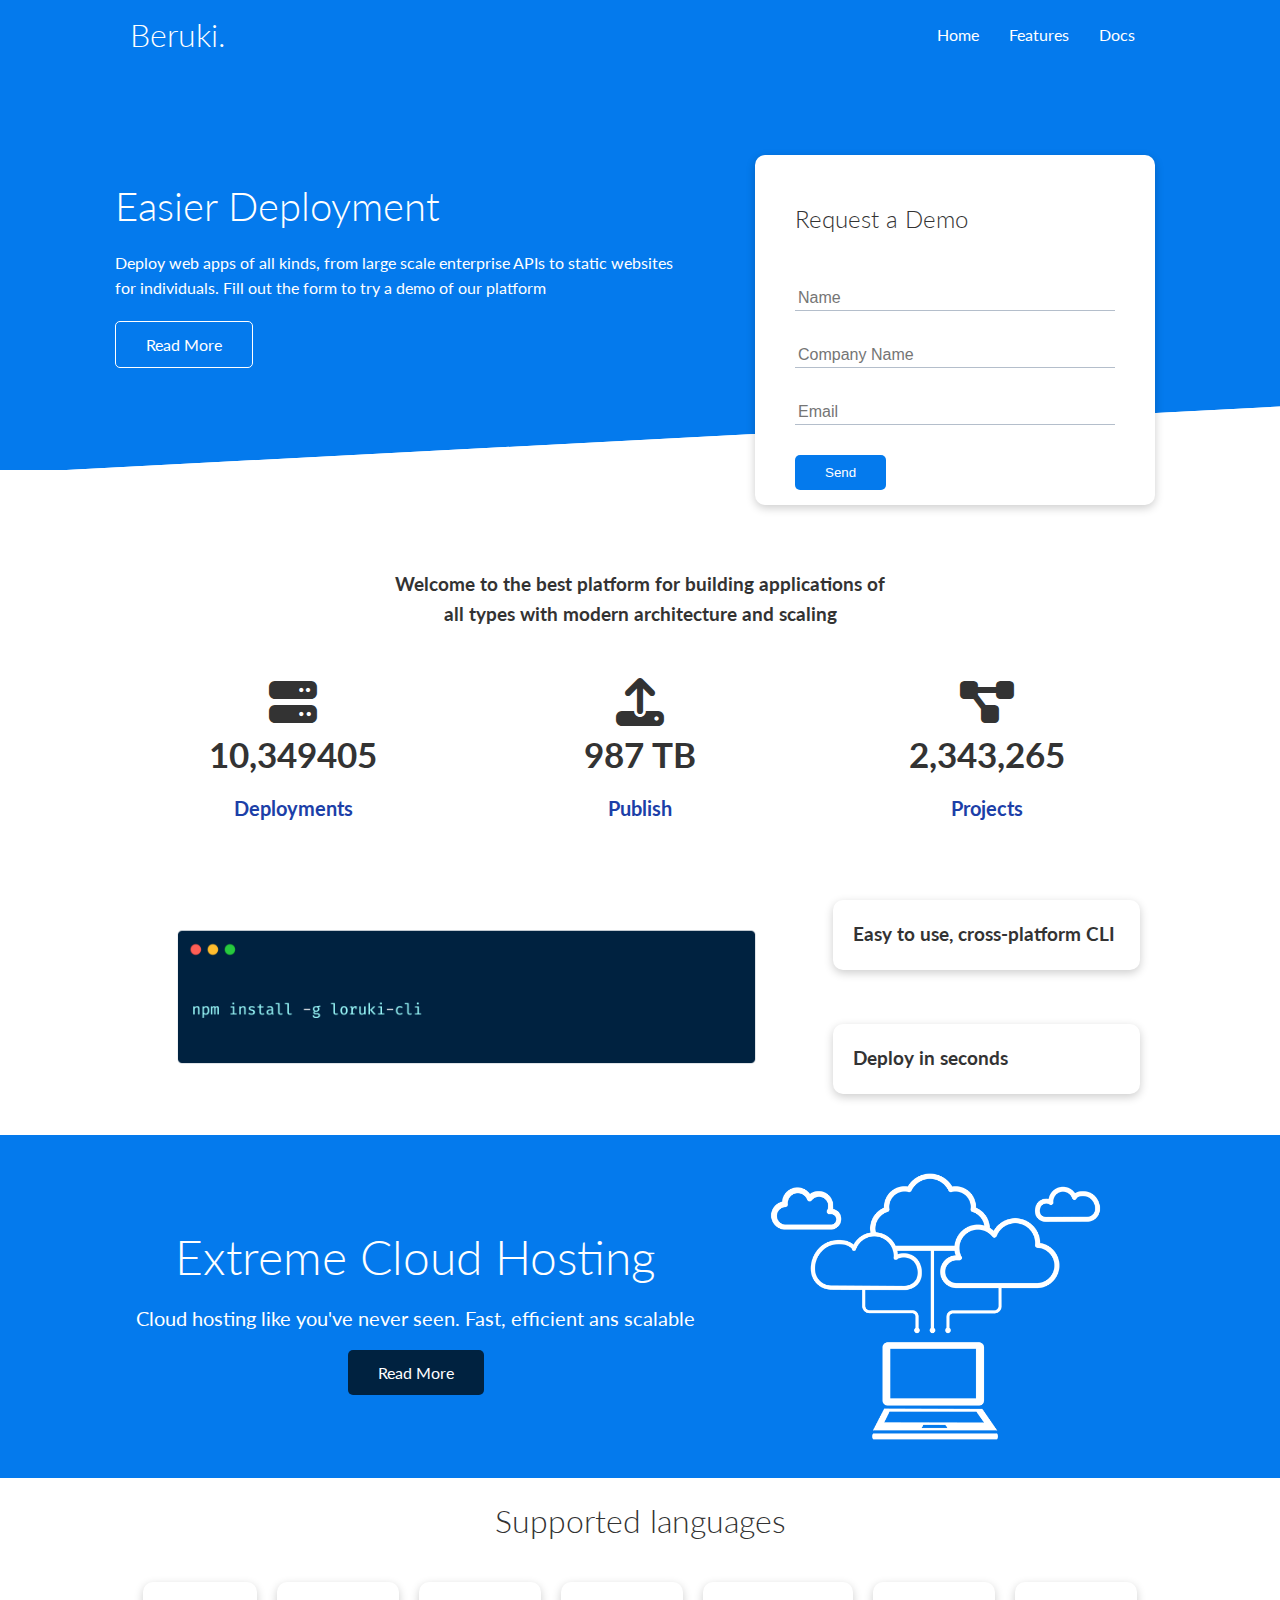
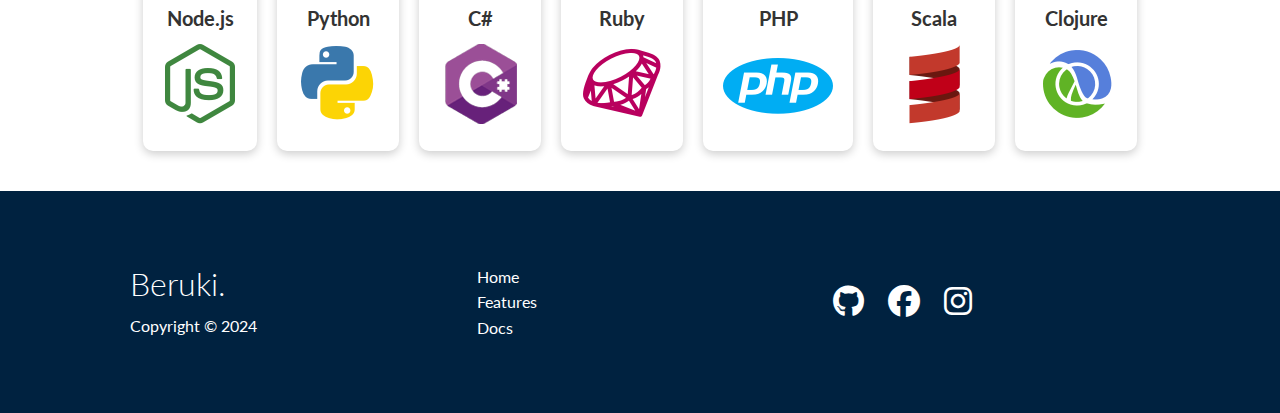
<file: index.html>
<!DOCTYPE html>
<html lang="en">
<head>
    <meta charset="UTF-8">
    <meta name="viewport" content="width=device-width, initial-scale=1.0">
    <link rel="stylesheet" href="https://cdnjs.cloudflare.com/ajax/libs/font-awesome/6.5.2/css/all.min.css">
    <link rel="stylesheet" href="css/utilities.css">
    <link rel="stylesheet" href="css/styles.css">
    <title>Beruki | Cloud Hosting Foe Everyone</title>
</head>
<body>
    <!-- Navbar-->
    <div class="navbar">
        <div class="container flex">
            <h1 class="logo">Beruki.</h1>
            <nav>
                <ul>
                    <li><a href="index.html">Home</a></li>
                    <li><a href="features.html">Features</a></li>
                    <li><a href="docs.html">Docs</a></li>
                </ul>
            </nav>
        </div>
    </div>

    <!-- Showcase-->
     <section class="showcase">
        <div class="container grid">
            <div class="showcase-text">
                <h1>Easier Deployment</h1>
                <p>Deploy web apps of all kinds, from large scale enterprise 
                    APIs to static websites for individuals. Fill out the form 
                    to try a demo of our platform</p>
                <a href="features.html" class="btn btn-outline">Read More</a>
            </div>

            <div class="showcase-form card">
                <h2>Request a Demo</h2>
                <form name="contact" method="POST" netlify-honeypot="bot-field" data-netlify="true">
                    <input type="hidden" name="form-name" value="contact">
                    <p class="hidden">
                        <label>Don't fill this if you are human: <input name="bot-field"></label>
                    </p>
                    <div class="form-control">
                        <input type="text" name="name" placeholder="Name" required>
                    </div>
                    <div class="form-control">
                        <input type="text" name="company" placeholder="Company Name" required>
                    </div>
                    <div class="form-control">
                        <input type="email" name="name" placeholder="Email" required>
                    </div>
                    <input type="submit" name="" id="" value="Send" class="btn btn-primary">
                </form>
            </div>
        </div>
     </section>

     <!-- Stats -->

     <section class="stats">
        <div class="container">
            <h3 class="stats-heading text-center my-1">
                Welcome to the best platform for building 
                applications of all types with modern architecture and scaling
            </h3>

            <div class="grid grid-3 text-center my-4">
                <div>
                    <i class="fas fa-server fa-3x">
                    </i>
                    <h3>10,349405</h3>
                    <p class="text-secondary">Deployments</p>
                </div>
                <div>
                    <i class="fas fa-upload fa-3x">
                    </i>
                    <h3>987 TB</h3>
                    <p class="text-secondary">Publish</p>
                </div>
                <div>
                    <i class="fas fa-project-diagram fa-3x">
                    </i>
                    <h3>2,343,265</h3>
                    <p class="text-secondary">Projects</p>
                </div>
            </div>
        </div>
     </section>

     <!-- Cli -->
      <section class="cli">
        <div class="container grid">
            <img src="images/cli.png" alt="">
            <div class="card">
                <h3>Easy to use, cross-platform CLI</h3>
            </div>
            <div class="card">
                <h3>Deploy in seconds</h3>
            </div>
        </div>
      </section>

      <!-- Cloud -->

      <section class="cloud bg-primary my-2 py-2">
            <div class="container grid">
                <div class="text-center">
                    <h2 class="lg">Extreme Cloud Hosting</h2>
                    <p class="lead my-1">Cloud hosting like you've never seen.
                         Fast, efficient ans scalable</p>
                         <a href="features.html" class="btn btn-dark">Read More</a>
                </div>
                <img src="images/cloud.png" alt="">
            </div>
      </section>

      <!-- Languages -->
       
      <section class="languages">
        <h2 class="md text-center my-2">
            Supported languages
        </h2>
        <div class="container flex">
            <div class="card">
                <h4>Node.js</h4>
                <img src="images/logos/node.png" alt="">
            </div>
            <div class="card">
                <h4>Python</h4>
                <img src="images/logos/python.png" alt="">
            </div>
            <div class="card">
                <h4>C#</h4>
                <img src="images/logos/csharp.png" alt="">
            </div>
            <div class="card">
                <h4>Ruby</h4>
                <img src="images/logos/ruby.png" alt="">
            </div>
            <div class="card">
                <h4>PHP</h4>
                <img src="images/logos/php.png" alt="">
            </div>
            <div class="card">
                <h4>Scala</h4>
                <img src="images/logos/scala.png" alt="">
            </div>
            <div class="card">
                <h4>Clojure</h4>
                <img src="images/logos/clojure.png" alt="">
            </div>
        </div>
      </section>

      <!-- Footer -->

      <footer class="footer bg-dark py-5">
        <div class="container grid grid-3">
            <div>
                <h1>Beruki.</h1>
                <p>Copyright &copy 2024</p>
            </div>
            <nav>
                <ul>
                    <li><a href="index.html">Home</a></li>
                    <li><a href="features.html">Features</a></li>
                    <li><a href="docs.html">Docs</a></li>
                </ul>
            </nav>
            <div class="social">
                <a href="#"><i class="fab fa-github fa-2x"></i></a>
                <a href="#"><i class="fab fa-facebook fa-2x"></i></a>
                <a href="#"><i class="fab fa-instagram fa-2x"></i></a>
                <a href="#"><i class="fab fa-twitterku fa-2x"></i></a>
            </div>
        </div>
      </footer>
</body>
</html>
</file>
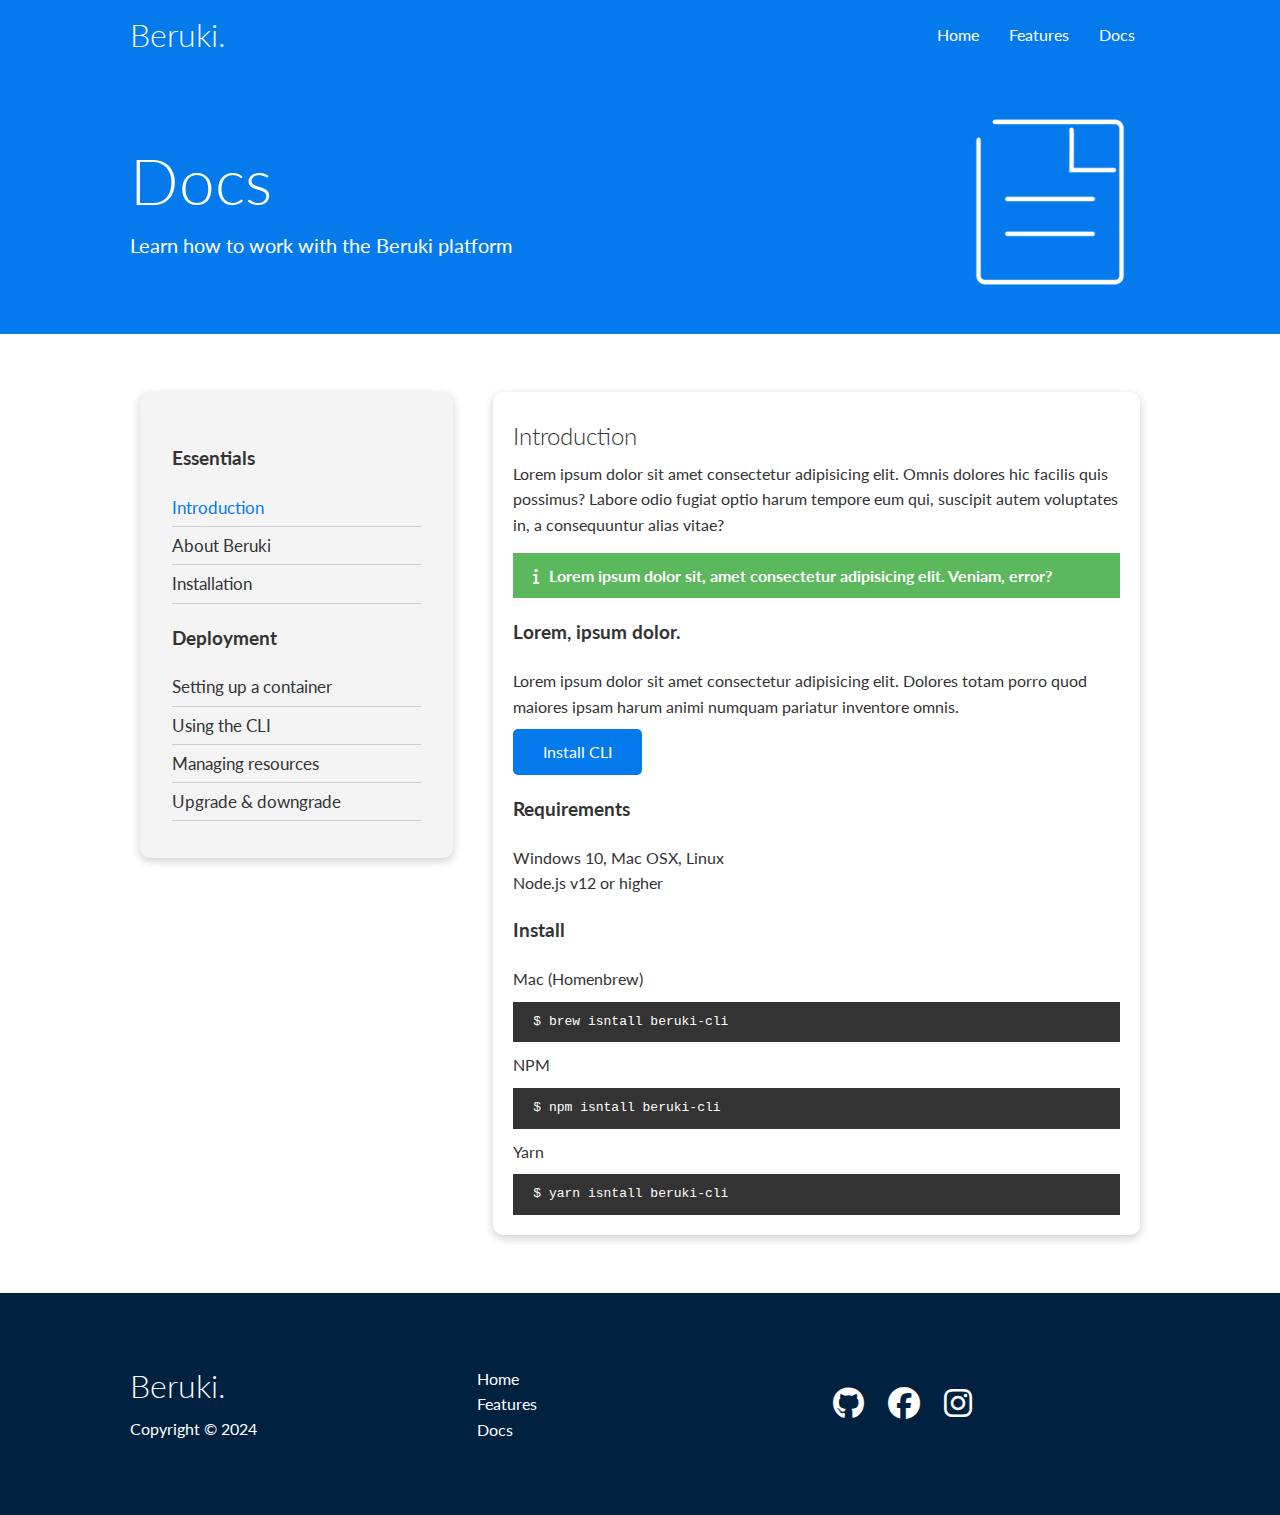
<file: docs.html>
<!DOCTYPE html>
<html lang="en">
<head>
    <meta charset="UTF-8">
    <meta name="viewport" content="width=device-width, initial-scale=1.0">
    <link rel="stylesheet" href="https://cdnjs.cloudflare.com/ajax/libs/font-awesome/6.5.2/css/all.min.css">
    <link rel="stylesheet" href="css/utilities.css">
    <link rel="stylesheet" href="css/styles.css">
    <title>Beruki | Cloud Hosting Foe Everyone</title>
</head>
<body>
    <!-- Navbar-->
    <div class="navbar">
        <div class="container flex">
            <h1 class="logo">Beruki.</h1>
            <nav>
                <ul>
                    <li><a href="index.html">Home</a></li>
                    <li><a href="features.html">Features</a></li>
                    <li><a href="docs.html">Docs</a></li>
                </ul>
            </nav>
        </div>
    </div>

    <!-- Head -->
    <section class="docs-head bg-primary py-3">
        <div class="container grid">
            <div>
                <h1 class="xl">Docs</h1>
                <p class="lead">Learn how to work with the Beruki platform</p>
            </div>
            <img src="images/docs.png" alt="">
        </div>
     </section>

     <!-- Docs main -->
      <section class="docs-main my-4">
        <div class="container grid">
            <div class="card bg-light p-3">
                <h3 class="my-2">Essentials</h3>
                <nav>
                    <ul>
                        <li><a class="text-primary" href="#">Introduction</a></li>
                        <li><a href="#">About Beruki</a></li>
                        <li><a href="#">Installation</a></li>
                    </ul>
                </nav>

                <h3 class="my-2">Deployment</h3>
                <nav>
                    <ul>
                        <li><a href="#">Setting up a container</a></li>
                        <li><a href="#">Using the CLI</a></li>
                        <li><a href="#">Managing resources</a></li>
                        <li><a href="#">Upgrade &amp downgrade </a></li>
                    </ul>
                </nav>
            </div>

            <div class="card">
                <h2>Introduction</h2>
                <p>Lorem ipsum dolor sit amet consectetur adipisicing elit.
                     Omnis dolores hic facilis quis possimus? Labore odio 
                     fugiat optio harum tempore eum qui, suscipit autem
                      voluptates in, a consequuntur alias vitae?</p>
                <div class="alert alert-success">
                    <i class="fas fa-info"></i>Lorem ipsum dolor sit,
                    amet consectetur adipisicing elit. Veniam, error?
                </div>
                <h3>Lorem, ipsum dolor.</h3>
                <p>Lorem ipsum dolor sit amet consectetur adipisicing elit.
                     Dolores totam porro quod maiores ipsam harum animi numquam
                      pariatur inventore omnis.</p>
                <a href="#" class="btn btn-primary">Install CLI</a>

                <h3>Requirements</h3>
                <ul>
                    <li>Windows 10, Mac OSX, Linux</li>
                    <li>Node.js v12 or higher</li>
                </ul>

                <h3>Install</h3>
                <p>Mac (Homenbrew)</p>
                <pre><code>$ brew isntall beruki-cli</code></pre>
                <p>NPM</p>
                <pre><code>$ npm isntall beruki-cli</code></pre>
                <p>Yarn</p>
                <pre><code>$ yarn isntall beruki-cli</code></pre>
            </div>
        </div>
      </section>

    <!-- Footer -->

    <footer class="footer bg-dark py-5">
        <div class="container grid grid-3">
            <div>
                <h1>Beruki.</h1>
                <p>Copyright &copy 2024</p>
            </div>
            <nav>
                <ul>
                    <li><a href="index.html">Home</a></li>
                    <li><a href="features.html">Features</a></li>
                    <li><a href="docs.html">Docs</a></li>
                </ul>
            </nav>
            <div class="social">
                <a href="#"><i class="fab fa-github fa-2x"></i></a>
                <a href="#"><i class="fab fa-facebook fa-2x"></i></a>
                <a href="#"><i class="fab fa-instagram fa-2x"></i></a>
                <a href="#"><i class="fab fa-twitterku fa-2x"></i></a>
            </div>
        </div>
    </footer>
</body>
</html>
</file>
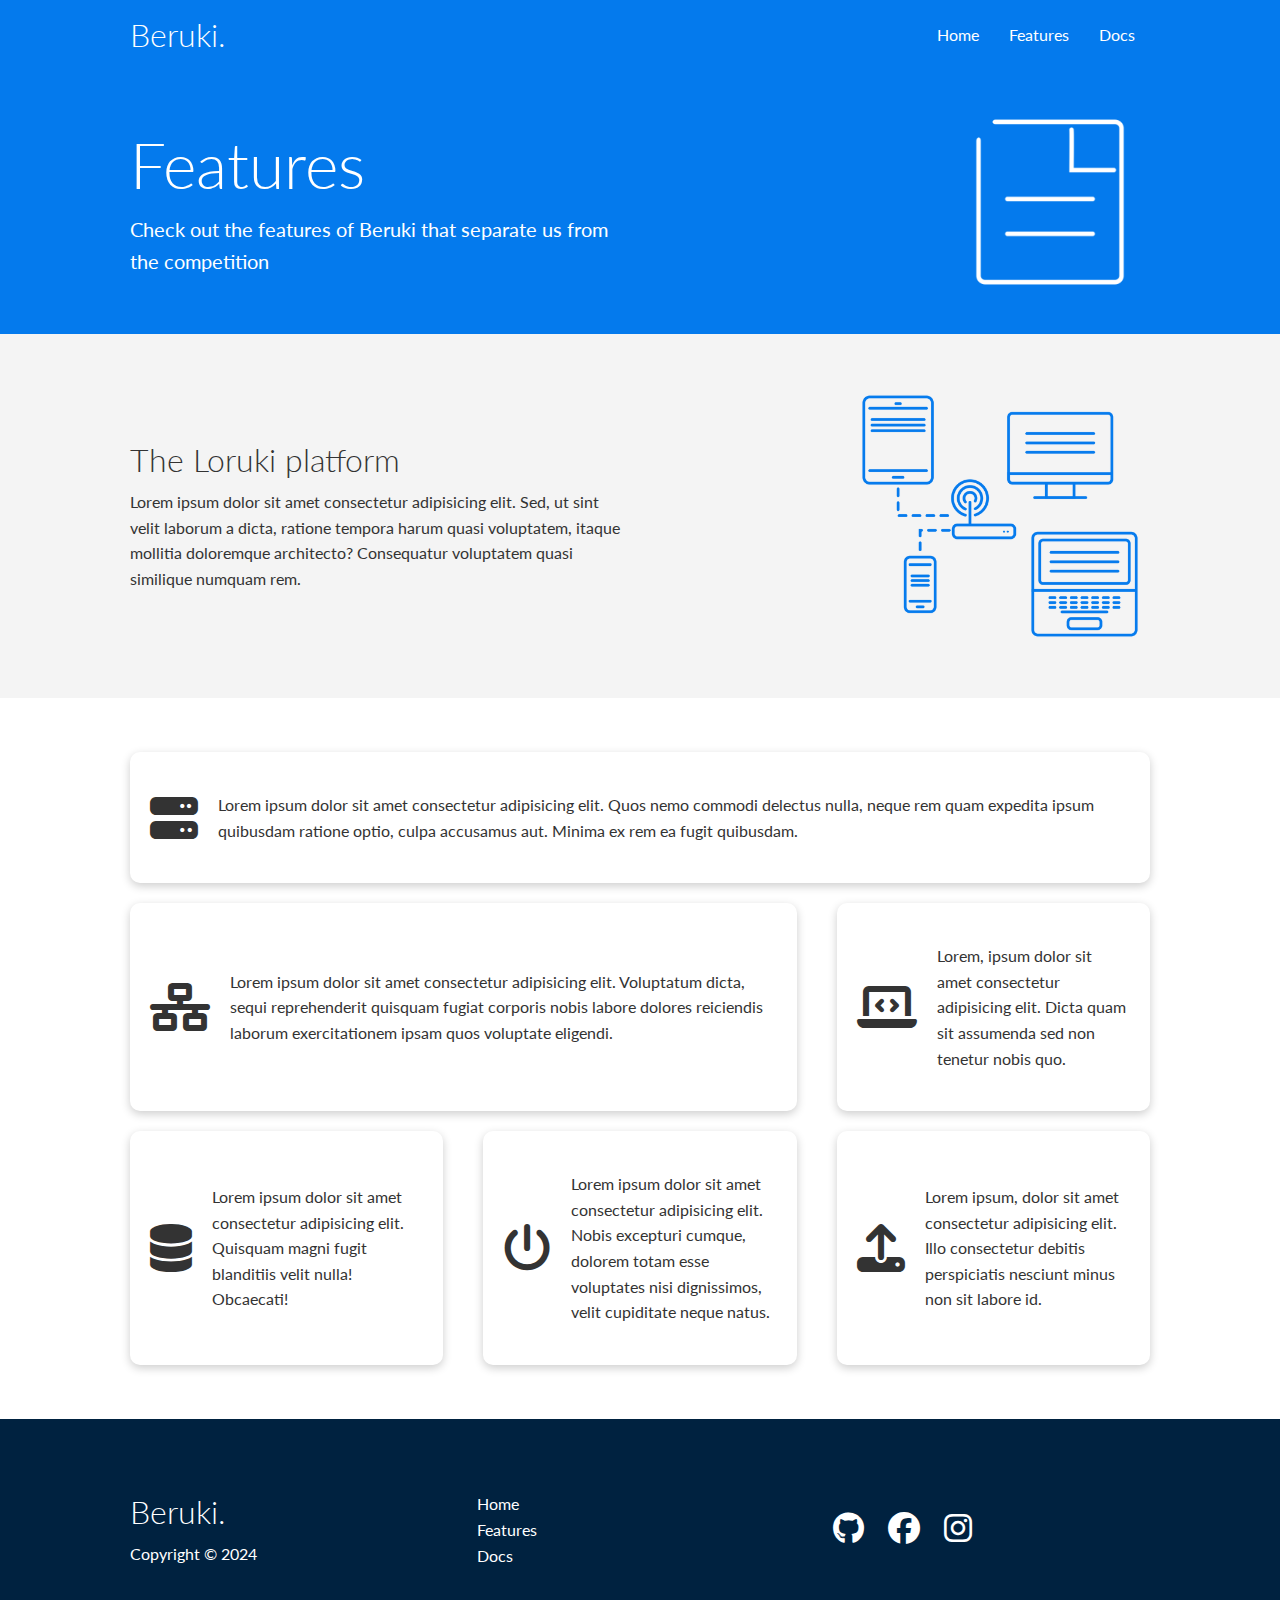
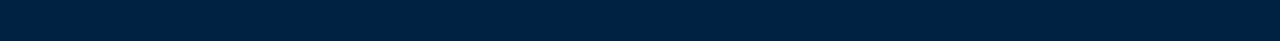
<file: features.html>
<!DOCTYPE html>
<html lang="en">
<head>
    <meta charset="UTF-8">
    <meta name="viewport" content="width=device-width, initial-scale=1.0">
    <link rel="stylesheet" href="https://cdnjs.cloudflare.com/ajax/libs/font-awesome/6.5.2/css/all.min.css">
    <link rel="stylesheet" href="css/utilities.css">
    <link rel="stylesheet" href="css/styles.css">
    <title>Beruki | Cloud Hosting Foe Everyone</title>
</head>
<body>
    <!-- Navbar-->
    <div class="navbar">
        <div class="container flex">
            <h1 class="logo">Beruki.</h1>
            <nav>
                <ul>
                    <li><a href="index.html">Home</a></li>
                    <li><a href="features.html">Features</a></li>
                    <li><a href="docs.html">Docs</a></li>
                </ul>
            </nav>
        </div>
    </div>

    <!-- Head -->
     <section class="features-head bg-primary py-3">
        <div class="container grid">
            <div>
                <h1 class="xl">Features</h1>
                <p class="lead">Check out the features
                     of Beruki that separate us from the competition</p>
            </div>
            <img src="images/docs.png" alt="">
        </div>
     </section>

     <!-- Subhead -->

     <section class="features-sub-head bg-light py-3">
        <div class="container grid">
            <div>
                <h1 class="md">The Loruki platform</h1>
                <p>Lorem ipsum dolor sit amet consectetur
                     adipisicing elit. Sed, ut sint velit laborum a dicta,
                      ratione tempora harum quasi voluptatem, 
                    itaque mollitia doloremque architecto? Consequatur
                     voluptatem quasi similique numquam rem.</p>
            </div>
            <img src="images/server2.png" alt="">
        </div>
     </section>

     <!-- Main -->

     <section class="features-main my-2">
        <div class="container grid grid-3">
            <div class="card flex">
                <i class="fas fa-server fa-3x"></i>
                <p>Lorem ipsum dolor sit amet consectetur adipisicing elit.
                     Quos nemo commodi delectus nulla, neque rem quam 
                     expedita ipsum quibusdam ratione optio, culpa 
                     accusamus aut. Minima ex rem ea fugit quibusdam.</p>
            </div>
            <div class="card flex">
                <i class="fas fa-network-wired fa-3x"></i>
                <p>Lorem ipsum dolor sit amet consectetur adipisicing elit.
                     Voluptatum dicta, sequi reprehenderit quisquam fugiat 
                     corporis nobis labore dolores reiciendis laborum
                      exercitationem ipsam quos voluptate eligendi.</p>
            </div>
            <div class="card flex">
                <i class="fas fa-laptop-code fa-3x"></i>
                <p>Lorem, ipsum dolor sit amet consectetur adipisicing elit.
                     Dicta quam sit assumenda sed non tenetur nobis quo. 
                </p>
            </div>
            <div class="card flex">
                <i class="fas fa-database fa-3x"></i>
                <p>Lorem ipsum dolor sit amet consectetur 
                    adipisicing elit. Quisquam magni fugit blanditiis 
                    velit nulla! Obcaecati!</p>
            </div>
            <div class="card flex">
                <i class="fas fa-power-off fa-3x"></i>
                <p>Lorem ipsum dolor sit amet consectetur adipisicing elit.
                     Nobis excepturi cumque, dolorem totam esse voluptates 
                     nisi dignissimos, velit cupiditate neque natus.</p>
            </div>
            <div class="card flex">
                <i class="fas fa-upload fa-3x"></i>
                <p>Lorem ipsum, dolor sit amet consectetur adipisicing elit.
                     Illo consectetur debitis perspiciatis nesciunt minus non 
                     sit labore id.</p>
            </div>
        </div>
     </section>

    <!-- Footer -->

    <footer class="footer bg-dark py-5">
        <div class="container grid grid-3">
            <div>
                <h1>Beruki.</h1>
                <p>Copyright &copy 2024</p>
            </div>
            <nav>
                <ul>
                    <li><a href="index.html">Home</a></li>
                    <li><a href="features.html">Features</a></li>
                    <li><a href="docs.html">Docs</a></li>
                </ul>
            </nav>
            <div class="social">
                <a href="#"><i class="fab fa-github fa-2x"></i></a>
                <a href="#"><i class="fab fa-facebook fa-2x"></i></a>
                <a href="#"><i class="fab fa-instagram fa-2x"></i></a>
                <a href="#"><i class="fab fa-twitterku fa-2x"></i></a>
            </div>
        </div>
    </footer>
</body>
</html>
</file>
<file: css/utilities.css>
.container {
    max-width: 1100px;
    margin: 0 auto;
    overflow: auto;
    padding: 0 40px;
}

.card {
    background-color: #fff;
    color: #333;
    border-radius: 10px;
    box-shadow: 0 3px 10px rgba(0,0,0,0.2);
    padding: 20px;
    margin: 10px;
}

.btn {
    display: inline-block;
    padding: 10px 30px;
    cursor: pointer;
    background: var(--primary-color);
    color: #fff;
    border: none;
    border-radius: 5px;
}

.btn:hover {
    transform: scale(0.98);
}

.btn-outline {
    background-color: transparent;
    border: 1px #fff solid;
}

/* Background & colored buttons */

.bg-primary, 
.btn-primary {
    background-color: var(--primary-color);
    color: #fff;
}

.bg-secondary, 
.btn-secondary {
    background-color: var(--secondary-color);
    color: #fff;
}

.bg-dark, 
.btn-dark {
    background-color: var(--dark-color);
    color: #fff;
}

.bg-light, 
.btn-light {
    background-color: var(--light-color);
    color: #333;
}

.bg-primary a, 
.btn-primary a,
.bg-secondary a, 
.btn-secondary a,
.bg-dark a, 
.btn-dark a {
    color: #fff;
}

/* Text colors */

.text-primary {
    color: var(--primary-color);
}

.text-secondary {
    color: var(--secondary-color);
}

.text-dark {
    color: var(--dark-color);
}

.text-light {
    color: var(--light-color);
}

/* Text sizes */

.lead {
    font-size: 20px;
}

.sm {
    font-size: 1rem;
}

.md {
    font-size: 2rem;
}

.lg {
    font-size: 3rem;
}

.xl {
    font-size: 4rem;
}

.text-center {
    text-align: center;
}


/* Alert */
.alert {
    background-color: var(--light-color);
    padding: 10px 20px;
    font-weight: bold;
    margin: 15px 0;
}

.alert i {
    margin-right: 10px;
}

.alert-success {
    background-color: var(--success-color);
    color: #fff;
}

.alert-error {
    background-color: var(--error-color);
    color: #fff;
}

.flex {
    display: flex;
    justify-content: center;
    align-items: center;
    height: 100%;
}

.grid {
    display: grid;
    grid-template-columns: repeat(2, 1fr);
    gap: 20px;
    justify-content: center;
    align-items: center;
    height: 100%;
}

.grid-3 {
    grid-template-columns: repeat(3, 1fr);
}

/* Margin */

.my-1 {
    margin: 1rem 0;
}

.my-2 {
    margin: 1.5rem 0;
}

.my-3 {
    margin: 2rem 0;
}

.my-4 {
    margin: 3rem 0;
}

.my-5 {
    margin: 4rem 0;
}


.m-1 {
    margin: 1rem;
}

.m-2 {
    margin: 1.5rem;
}

.m-3 {
    margin: 2rem;
}

.m-4 {
    margin: 3rem;
}

.m-5 {
    margin: 4rem;
}


/* Padding */

.py-1 {
    padding: 1rem 0;
}

.py-2 {
    padding: 1.5rem 0;
}

.py-3 {
    padding: 2rem 0;
}

.py-4 {
    padding: 3rem 0;
}

.py-5 {
    padding: 4rem 0;
}


.p-1 {
    padding: 1rem;
}

.p-2 {
    padding: 1.5rem;
}

.p-3 {
    padding: 2rem;
}

.p-4 {
    padding: 3rem;
}

.p-5 {
    padding: 4rem;
}
</file>
<file: css/styles.css>
@import url('https://fonts.googleapis.com/css2?family=Lato:wght@300&display=swap');

:root {
    --primary-color: #047aed;
    --secondary-color: #1c3fa8;
    --dark-color: #002240;
    --light-color: #f4f4f4;
    --success-color: #5cb85c;
    --error-color: #d9534f;
}

* {
    box-sizing: border-box;
    padding: 0;
    margin: 0;
}

body {
     font-family: 'Lato', sans-serif;
     color: #333;
     line-height: 1.6;
}

ul {
    list-style-type: none;
}
 
a {
    text-decoration: none;
    color: #333;
}

h1, h2 {
    font-weight: 300;
    line-height: 1.2;
    margin: 10px 0;
}

p {
    margin: 10px 0;
}

img {
    width: 100%;
}

code, pre {
    background: #333;
    color: #fff;
    padding: 10px;
}

.hidden {
    visibility: hidden;
    height: 0;
}

/* Navbar */

.navbar {
    background-color: var(--primary-color);
    color: #fff;
    height: 70px;
}

.navbar ul {
    display: flex;
}

.navbar a {
    color: #fff;
    padding: 10px;
    margin: 0 5px;
}

.navbar a:hover {
    border-bottom: 2px #fff solid;
}

.navbar .flex {
    justify-content: space-between;
}

/* Showcase */

.showcase {
    height: 400px;
    background-color: var(--primary-color);
    color: #fff;
    position: relative;
}

.showcase h1 {
    font-size: 40px;
}

.showcase p {
    margin: 20px 0;
}

.showcase .grid {
    grid-template-columns: 55% 45%;
    gap: 30px;
    overflow: visible;
}

.showcase-text {
    animation: slideInFromLeft 1s ease-in;
}

.showcase-form {
    position: relative;
    top: 60px;
    height: 350px;
    width: 400px;
    padding: 40px;
    z-index: 100;
    animation: slideInFromRight 1s ease-in;
    justify-self: flex-end;
}

.showcase-form .form-control {
    margin: 30px 0;
}

.showcase-form input[type='text'],
.showcase-form input[type='email'] {
    border: 0;
    border-bottom: 1px solid #b4becb;
    width: 100%;
    padding: 3px;
    font-size: 16px;
}

.showcase-form input:focus {
    outline: none;
}

.showcase::before, .showcase::after {
    content: '';
    position: absolute;
    height: 100px;
    bottom: -70px;
    right: 0;
    left: 0;
    background: #fff;
    transform: skewY(-3deg);
    -webkit-transform: skewY(-3deg);
    -moz-transform: skewY(-3deg);
    -ms-transform: skewY(-3deg);
}

/* Stats */

.stats {
    padding-top: 100px;
    animation: slideInFromBottom 1s ease-in;
}

.stats-heading {
    max-width: 500px;
    margin: auto;
}

.stats .grid h3 {
    font-size: 35px;
}

.stats .grid p {
    font-size: 20px;
    font-weight: bold;
}

/* Cli */

.cli .grid {
    grid-template-columns: repeat(3, 1fr);
    grid-template-rows: repeat(2, 1fr);
}

.cli .grid > *:first-child {
    grid-column: 1 / span 2;
    grid-row: 1 / span 2;
}

/* Cloud */

.cloud .grid {
    grid-template-columns: 4fr 3fr;
}

/* Languages */

.languages .card{
    text-align: center;
    margin: 18px 10px 40px;
    transition: transform 0.2s ease-in;
}

.languages .flex {
    flex-wrap: wrap;
}

.languages .card h4 {
    font-size: 20px;
    margin-bottom: 10px;
}

.languages .card:hover {
    transform: translateY(-15px);
}

/* Features */

.features-head img, .docs-head img {
    width: 200px;
    justify-self: flex-end;
}

.features-sub-head img {
    width: 300px;
    justify-self: flex-end;
}

.features-main .card > i {
    margin-right: 20px;
}

.features-main .grid {
    padding: 30px;
}

.features-main .grid > *:first-child {
    grid-column: 1 / span 3;
}

.features-main .grid > *:nth-child(2) {
    grid-column: 1 / span 2;
}

/* Docs */
.docs-main h3 {
    margin: 20px 0;
}

.docs-main .grid {
    grid-template-columns: 1fr 2fr;
    align-items: flex-start;
}

.docs-main nav li {
    font-size: 17px;
    padding-bottom: 5px;
    margin-bottom: 5px;
    border-bottom: 1px #ccc solid;
}

.docs-main a:hover {
    font-weight: bold;
}


/* Footer */

.footer .social a {
    margin: 0 10px;
}

/* Animations */

@keyframes slideInFromLeft { 
    0% {
        transform: translateX(-100%);
    }
    
    100% {
        transform: translateX(0);
    }
}

@keyframes slideInFromRight { 
    0% {
        transform: translateX(100%);
    }
    
    100% {
        transform: translateX(0);
    }
}

@keyframes slideInFromTop { 
    0% {
        transform: translateY(-100%);
    }
    
    100% {
        transform: translateY(0);
    }
}

@keyframes slideInFromBottom { 
    0% {
        transform: translateY(100%);
    }
    
    100% {
        transform: translateY(0);
    }
}

/* Tablets and under */
@media(max-width: 768px) {
    .grid,
    .showcase .grid,
    .stats .grid,
    .cli .grid,
    .cloud .grid,
    .features-main .grid,
    .docs-main .grid {
        grid-template-columns: 1fr;
        grid-template-rows: 1fr;
    }

    .showcase {
        height: auto;
    }

    .showcase-text {
        text-align: center;
        margin-top: 40px;
        animation: slideInFromTop 1s ease-in;
    }

    .showcase-form {
        justify-self: center;
        margin: auto;
        animation: slideInFromBottom 1s ease-in;
    }

    .cli .grid > *:first-child {
        grid-column: 1;
        grid-row: 1;
    }

    .features-head,
    .features-sub-head,
    .docs-head {
        text-align: center;
    }

    .features-head img,
    .features-sub-head img,
    .docs-head img {
        justify-self: center;
    }

    .features-main .grid > *:first-child,
    .features-main .grid > *:nth-child(2) {
        grid-column: 1;
    }
}

/* Mobile */
@media(max-width: 500px) {
    .navbar {
        height: 110px;
    }

    .navbar .flex {
        flex-direction: column;
    }

    .navbar ul {
        padding: 10px;
        background-color: rgba(0,0,0,0.1);
    }
}
</file>
